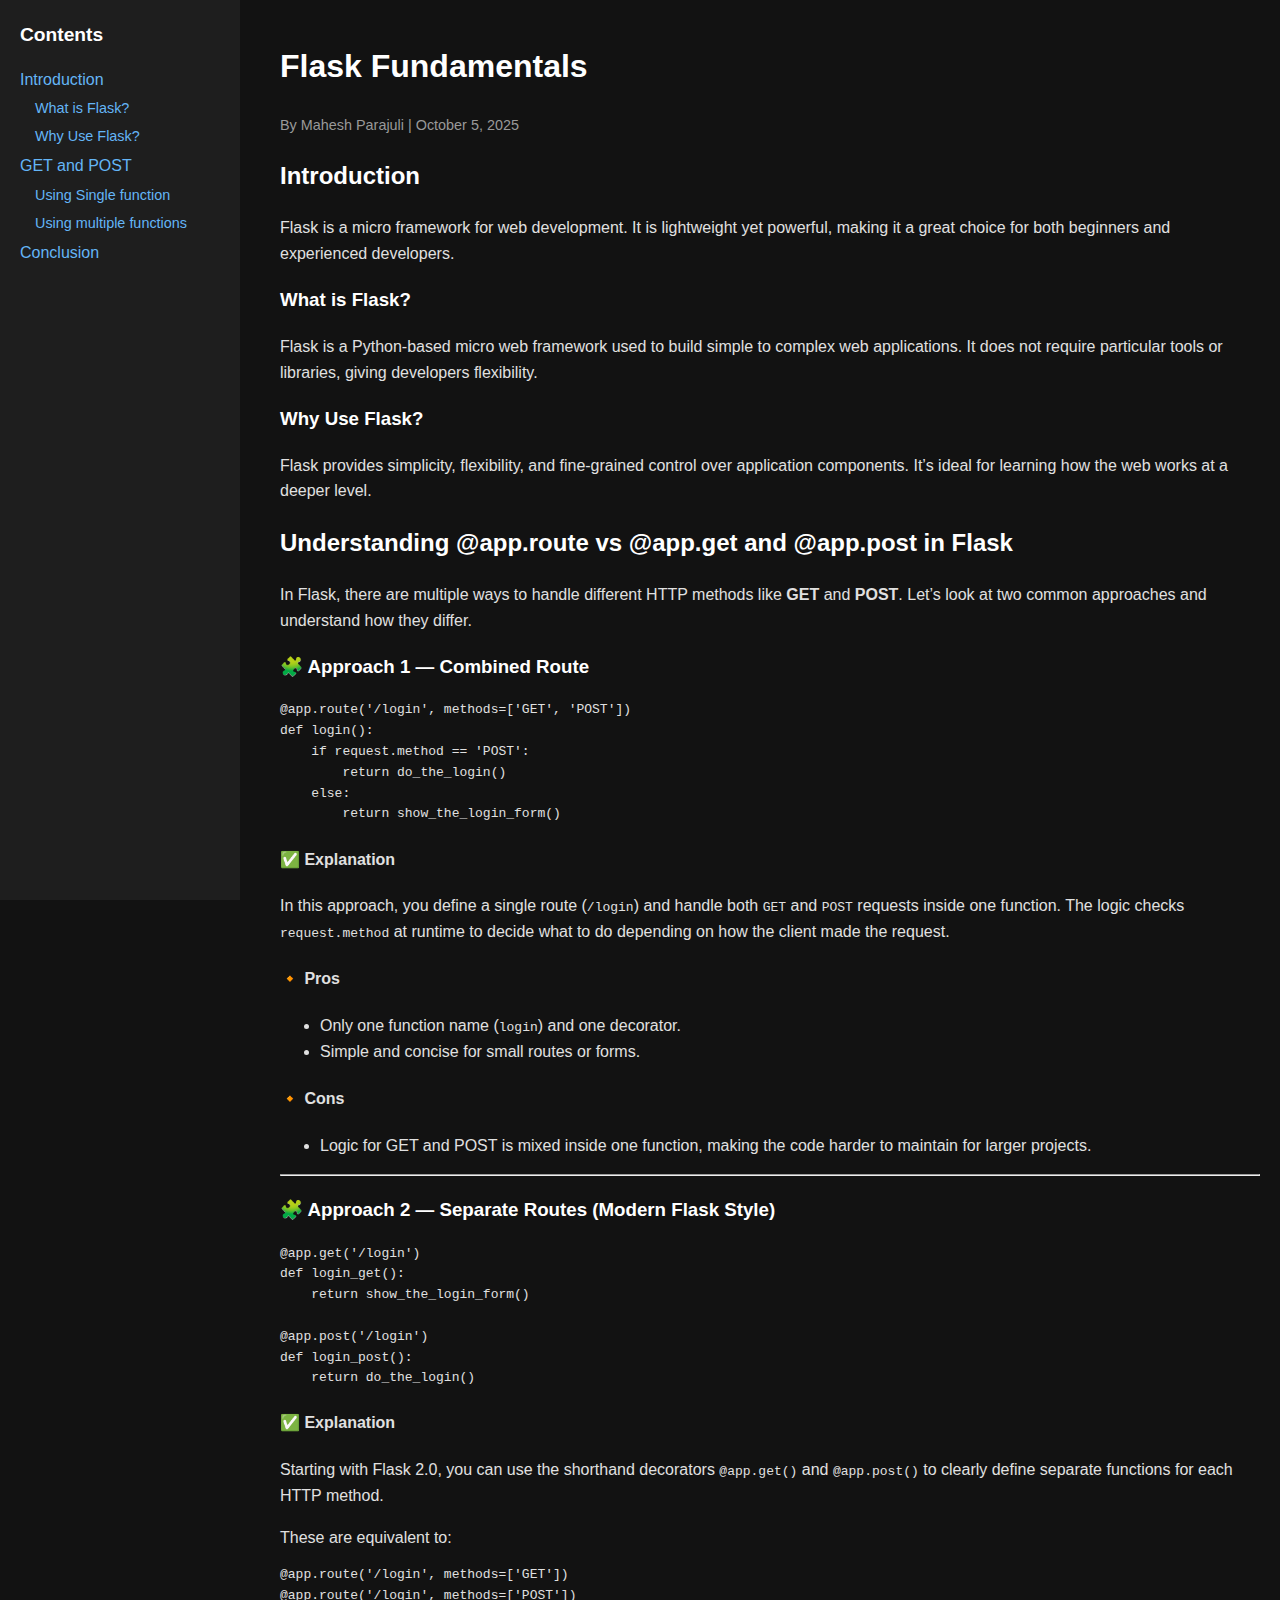
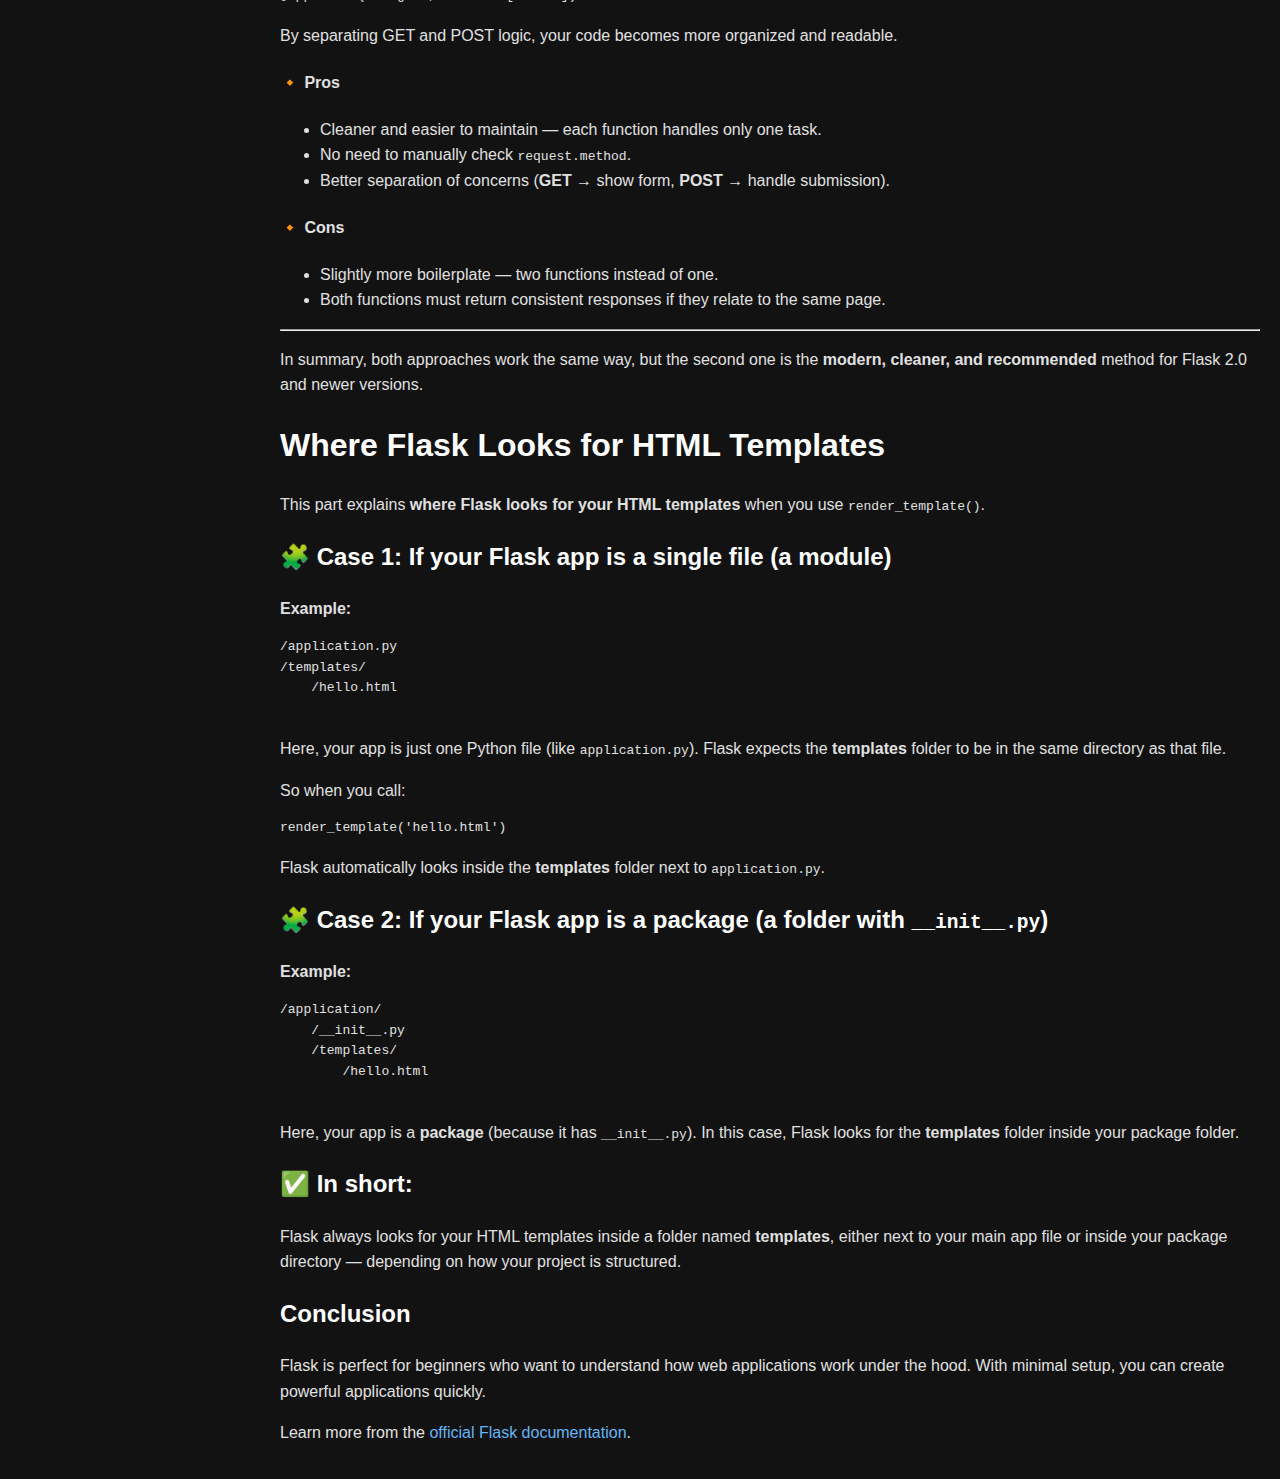
<file: Blogs/flask.html>
<!DOCTYPE html>
<html lang="en">
<head>
  <meta charset="UTF-8" />
  <meta name="viewport" content="width=device-width, initial-scale=1.0" />
  <title>Flask with Python</title>
  <style>
    body {
      font-family: Arial, sans-serif;
      background-color: #121212;
      color: #e0e0e0;
      margin: 0;
      line-height: 1.6;
      display: flex;
    }

    /* Sidebar styles */
    .sidebar {
      position: fixed;
      top: 0;
      left: 0;
      width: 240px;
      height: 100%;
      background-color: #1e1e1e;
      padding: 20px;
      box-sizing: border-box;
      overflow-y: auto;
    }

    .sidebar h2 {
      color: #ffffff;
      font-size: 1.2em;
      margin-top: 0;
    }

    .sidebar a {
      display: block;
      color: #64b5f6;
      text-decoration: none;
      margin: 5px 0;
    }

    .sidebar a:hover {
      text-decoration: underline;
    }

    .subsection {
      margin-left: 15px;
      font-size: 0.9em;
    }

    /* Main content styles */
    .content {
      margin-left: 260px; /* Sidebar width + padding */
      padding: 20px;
      flex: 1;
    }

    h1, h2, h3 {
      color: #ffffff;
    }

    .meta {
      font-size: 0.9em;
      color: #999;
      margin-bottom: 20px;
    }

    p {
      margin-bottom: 15px;
    }

    a {
      color: #64b5f6;
      text-decoration: none;
    }

    a:hover {
      text-decoration: underline;
    }
  </style>
</head>
<body>
  <!-- Sidebar -->
  <div class="sidebar">
    <h2>Contents</h2>

    <a href="#introduction">Introduction</a>
    <div class="subsection">
      <a href="#what-is-flask">What is Flask?</a>
      <a href="#why-use-flask">Why Use Flask?</a>
    </div>

   

     <a href="#GETandPOST ">GET and POST</a>
    <div class="subsection">
      <a href="#method1">Using Single function</a>
      <a href="#method2">Using multiple functions</a>
    </div>



    <a href="#conclusion">Conclusion</a>
  </div>

  <!-- Main content -->
  <div class="content">
    <h1>Flask Fundamentals</h1>
    <div class="meta">By Mahesh Parajuli | October 5, 2025</div>

    <!-- Introduction -->
    <h2 id="introduction">Introduction</h2>
    <p>
      Flask is a micro framework for web development. It is lightweight yet powerful, making it a great choice for both beginners and experienced developers.
    </p>

    <h3 id="what-is-flask">What is Flask?</h3>
    <p>
      Flask is a Python-based micro web framework used to build simple to complex web applications. It does not require particular tools or libraries, giving developers flexibility.
    </p>

    <h3 id="why-use-flask">Why Use Flask?</h3>
    <p>
      Flask provides simplicity, flexibility, and fine-grained control over application components. It’s ideal for learning how the web works at a deeper level.
    </p>
    <!-- get and post -->

    <h2 id="GETandPOST">Understanding @app.route vs @app.get and @app.post in Flask</h2>

<p>
In Flask, there are multiple ways to handle different HTTP methods like <strong>GET</strong> and 
<strong>POST</strong>. Let’s look at two common approaches and understand how they differ.
</p>

<h3 id="method1">🧩 Approach 1 — Combined Route</h3>

<pre><code>@app.route('/login', methods=['GET', 'POST'])
def login():
    if request.method == 'POST':
        return do_the_login()
    else:
        return show_the_login_form()
</code></pre>

<h4>✅ Explanation</h4>
<p>
In this approach, you define a single route (<code>/login</code>) and handle both 
<code>GET</code> and <code>POST</code> requests inside one function. The logic 
checks <code>request.method</code> at runtime to decide what to do depending on 
how the client made the request.
</p>

<h4>🔸 Pros</h4>
<ul>
  <li>Only one function name (<code>login</code>) and one decorator.</li>
  <li>Simple and concise for small routes or forms.</li>
</ul>

<h4>🔸 Cons</h4>
<ul>
  <li>Logic for GET and POST is mixed inside one function, making the code harder to maintain for larger projects.</li>
</ul>

<hr>

<h3 id="method2">🧩 Approach 2 — Separate Routes (Modern Flask Style)</h3>

<pre><code>@app.get('/login')
def login_get():
    return show_the_login_form()

@app.post('/login')
def login_post():
    return do_the_login()
</code></pre>

<h4>✅ Explanation</h4>
<p>
Starting with Flask 2.0, you can use the shorthand decorators 
<code>@app.get()</code> and <code>@app.post()</code> to clearly define separate 
functions for each HTTP method.
</p>

<p>
These are equivalent to:
</p>

<pre><code>@app.route('/login', methods=['GET'])
@app.route('/login', methods=['POST'])
</code></pre>

<p>
By separating GET and POST logic, your code becomes more organized and readable.
</p>

<h4>🔸 Pros</h4>
<ul>
  <li>Cleaner and easier to maintain — each function handles only one task.</li>
  <li>No need to manually check <code>request.method</code>.</li>
  <li>Better separation of concerns (<strong>GET</strong> → show form, <strong>POST</strong> → handle submission).</li>
</ul>

<h4>🔸 Cons</h4>
<ul>
  <li>Slightly more boilerplate — two functions instead of one.</li>
  <li>Both functions must return consistent responses if they relate to the same page.</li>
</ul>

<hr>

<p>
In summary, both approaches work the same way, but the second one is the 
<strong>modern, cleaner, and recommended</strong> method for Flask 2.0 and newer versions.
</p>


<!-- rendering templates -->
 <h1>Where Flask Looks for HTML Templates</h1>
  <p>
    This part explains <strong>where Flask looks for your HTML templates</strong> when you use 
    <code>render_template()</code>.
  </p>

  <h2>🧩 Case 1: If your Flask app is a single file (a module)</h2>
  <p><strong>Example:</strong></p>
  <pre>
/application.py
/templates/
    /hello.html
  </pre>

  <p>
    Here, your app is just one Python file (like <code>application.py</code>).  
    Flask expects the <strong>templates</strong> folder to be in the same directory as that file.
  </p>

  <p>So when you call:</p>
  <pre><code>render_template('hello.html')</code></pre>
  <p>
    Flask automatically looks inside the <strong>templates</strong> folder next to 
    <code>application.py</code>.
  </p>

  <h2>🧩 Case 2: If your Flask app is a package (a folder with <code>__init__.py</code>)</h2>
  <p><strong>Example:</strong></p>
  <pre>
/application/
    /__init__.py
    /templates/
        /hello.html
  </pre>

  <p>
    Here, your app is a <strong>package</strong> (because it has <code>__init__.py</code>).  
    In this case, Flask looks for the <strong>templates</strong> folder inside your package folder.
  </p>

  <h2>✅ In short:</h2>
  <p>
    Flask always looks for your HTML templates inside a folder named <strong>templates</strong>,
    either <span class="highlight">next to your main app file</span> or 
    <span class="highlight">inside your package directory</span> — depending on how your project is structured.
  </p>



    
    <!-- Conclusion -->
    <h2 id="conclusion">Conclusion</h2>
    <p>
      Flask is perfect for beginners who want to understand how web applications work under the hood. With minimal setup, you can create powerful applications quickly.
    </p>

    <p>
      Learn more from the <a href="https://flask.palletsprojects.com/">official Flask documentation</a>.
    </p>
  </div>
</body>
</html>
</file>
